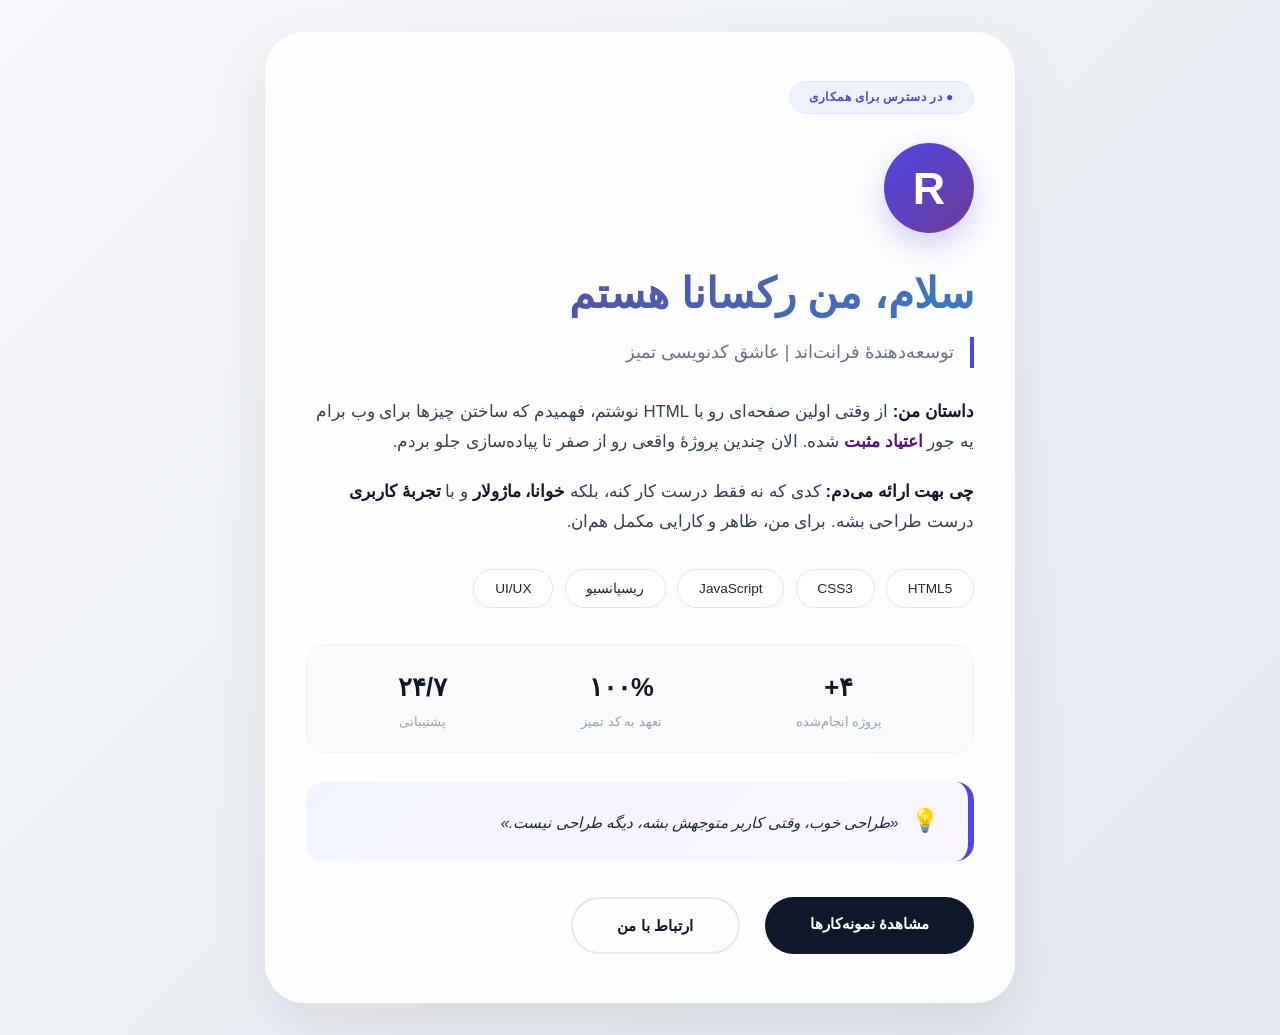
<file: index.html>
<!DOCTYPE html>
<html lang="fa" dir="rtl">
<head>
    <meta charset="UTF-8" />
    <meta name="viewport" content="width=device-width, initial-scale=1.0" />
    <title>About me</title>
    <link href="https://cdn.fontcdn.ir/font/vazir/Vazir.css" rel="stylesheet" />
    <link rel="stylesheet" href="style.css">
</head>
<body>

    <div class="card">

        <!-- نشان وضعیت -->
        <div class="badge">● در دسترس برای همکاری</div>

        <!-- آواتار (حرف اول نام) -->
        <div class="avatar">R</div>

        <!-- عنوان -->
        <h1>سلام، من رکسانا هستم</h1>
        <div class="subhead">توسعه‌دهندهٔ فرانت‌اند | عاشق کدنویسی تمیز</div>

        <!-- متن درباره من -->
        <div class="bio">
            <p>
                <strong>داستان من:</strong> از وقتی اولین صفحه‌ای رو با HTML نوشتم،
                فهمیدم که ساختن چیزها برای وب برام یه جور <span class="highlight">اعتیاد مثبت</span> شده.
                الان چندین پروژهٔ واقعی رو از صفر تا پیاده‌سازی جلو بردم.
            </p>
            <p>
                <strong>چی بهت ارائه می‌دم:</strong> کدی که نه فقط درست کار کنه،
                بلکه <strong>خوانا، ماژولار</strong> و با <strong>تجربهٔ کاربری</strong>
                درست طراحی بشه. برای من، ظاهر و کارایی مکمل هم‌ان.
            </p>
        </div>

        <!-- مهارت‌ها -->
        <div class="skills">
            <span>HTML5</span>
            <span>CSS3</span>
            <span>JavaScript</span>
            <span>ریسپانسیو</span>
            <span>UI/UX</span>
        </div>

        <!-- آمار -->
        <div class="stats">
            <div class="stats-item">
                <div class="number">۴+</div>
                <div class="label">پروژه انجام‌شده</div>
            </div>
            <div class="stats-item">
                <div class="number">۱۰۰%</div>
                <div class="label">تعهد به کد تمیز</div>
            </div>
            <div class="stats-item">
                <div class="number">۲۴/۷</div>
                <div class="label">پشتیبانی</div>
            </div>
        </div>

        <!-- نقل‌قول -->
        <div class="quote">
            <i>💡</i> &nbsp; «طراحی خوب، وقتی کاربر متوجهش بشه، دیگه طراحی نیست.»
        </div>

        <!-- دکمه‌ها -->
        <div class="btn-group">
            <a class="btn">مشاهدهٔ نمونه‌کارها</a>
            <a class="btn btn-outline">ارتباط با من</a>
        </div>
    </div>
    <script src="script.js"></script>
</body>
</html>
</file>
<file: style.css>
* {
    margin: 0;
    box-sizing: border-box;
}
body {
    font-family: 'Vazir', sans-serif;
    background: linear-gradient(135deg, #f5f7fa 0%, #e4e8f0 100%);
    min-height: 100vh;
    display: flex;
    justify-content: center;
    align-items: center;
    padding: 2rem 1rem;
    line-height: 1.8;
    color: #1e293b;
}
/* ===== کارت اصلی ===== */
.card {
    max-width: 750px;
    width: 100%;
    background: rgba(255, 255, 255, 0.85);
    backdrop-filter: blur(10px);
    -webkit-backdrop-filter: blur(10px);
    padding: 3rem 2.5rem;
    border-radius: 40px;
    box-shadow: 0 25px 60px rgba(0, 0, 0, 0.08);
    border: 1px solid rgba(255, 255, 255, 0.3);
    transition: all 0.3s ease;
}
.card:hover {
    box-shadow: 0 35px 80px rgba(0, 0, 0, 0.12);
    transform: translateY(-3px);
}
/* ===== نشان ===== */
.badge {
    display: inline-block;
    background: #eef2ff;
    color: #4f46e5;
    font-size: 0.75rem;
    padding: 0.3rem 1.2rem;
    border-radius: 50px;
    font-weight: 600;
    letter-spacing: 0.5px;
    margin-bottom: 1.8rem;
    border: 1px solid #e0e7ff;
}
.avatar {
    width: 90px;
    height: 90px;
    border-radius: 50%;
    background: linear-gradient(135deg, #4f46e5, #6d3c96);
    display: flex;
    align-items: center;
    justify-content: center;
    font-size: 2.8rem;
    font-weight: 800;
    color: #fff;
    margin-bottom: 1.5rem;
    box-shadow: 0 12px 30px rgba(79, 70, 229, 0.25);
    user-select: none;
}
/* ===== عنوان‌ها ===== */
h1 {
    font-size: 2.6rem;
    font-weight: 800;
    margin-bottom: 0.3rem;
    background: linear-gradient(135deg, #633894, #3b7ac2);
    -webkit-background-clip: text;
    -webkit-text-fill-color: transparent;
    background-clip: text;
}
.subhead {
    font-size: 1.1rem;
    color: #64748b;
    margin-bottom: 1.8rem;
    border-right: 4px solid #4f46e5;
    padding-right: 1rem;
    font-weight: 400;
}
/* ===== متن بیو ===== */
.bio p {
    margin-bottom: 1.2rem;
    font-size: 1.05rem;
    color: #334155;
}
.bio strong {
    color: #0f172a;
}
.bio .highlight {
    color: #55117c;
    font-weight: 600;
}
/* ===== بخش مهارت‌ها ===== */
.skills {
    display: flex;
    flex-wrap: wrap;
    gap: 0.7rem;
    margin: 2rem 0 2.2rem;
}
.skills span {
    background: #ffffff;
    padding: 0.4rem 1.3rem;
    border-radius: 40px;
    font-size: 0.85rem;
    font-weight: 500;
    color: #1e293b;
    border: 1px solid #e2e8f0;
    box-shadow: 0 2px 6px rgba(0, 0, 0, 0.02);
    transition: all 0.2s ease;
}
.skills span:hover {
border-color: #7e46e5;
color: #7e46e5;
    transform: translateY(-2px);
    box-shadow: 0 6px 14px rgba(79, 70, 229, 0.08);
}
/* ===== باکس آمار ===== */
.stats {
    display: flex;
    justify-content: space-around;
    background: #f8fafc;
    padding: 1.2rem 1.5rem;
    border-radius: 20px;
    margin: 1.8rem 0;
    border: 1px solid #eef2f6;
    text-align: center;
}
.stats-item .number {
    font-size: 1.6rem;
    font-weight: 800;
    color: #0f172a;
}
.stats-item .label {
    font-size: 0.8rem;
    color: #94a3b8;
    font-weight: 500;
}
/* ===== نقل‌قول ===== */
.quote {
    background: linear-gradient(135deg, #f1f4ff, #faf5ff);
    padding: 1.2rem 1.8rem;
    border-radius: 18px;
    border-right: 6px solid #4f46e5;
    margin: 1.8rem 0;
    font-style: italic;
    color: #1e293b;
    font-size: 0.95rem;
}
.quote i {
    color: #4f46e5;
    font-style: normal;
    font-size: 1.4rem;
}
/* ===== دکمه ===== */
.btn {
    display: inline-block;
    background: #0f172a;
    color: #fff;
    padding: 0.8rem 2.8rem;
    border-radius: 60px;
    text-decoration: none;
    font-weight: 600;
    font-size: 0.95rem;
    transition: all 0.25s ease;
    border: none;
    cursor: pointer;
    margin-top: 0.5rem;
}
.btn:hover {
    background: #4f46e5;
    transform: translateY(-2px);
    box-shadow: 0 12px 28px -8px rgba(79, 70, 229, 0.45);
}
.btn-outline {
    background: transparent;
    color: #0f172a;
    border: 2px solid #e2e8f0;
    margin-right: 0.8rem;
}
.btn-outline:hover {
    background: #f1f5f9;
    border-color: #4f46e5;
    box-shadow: none;
}
.btn-group {
    display: flex;
    flex-wrap: wrap;
    gap: 0.8rem;
    margin-top: 0.5rem;
}
/* ===== لینک‌های اجتماعی ===== */
.social {
    margin-top: 2.5rem;
    display: flex;
    gap: 1.8rem;
    flex-wrap: wrap;
    border-top: 1px solid #eef2f6;
    padding-top: 2rem;
}
/* ===== ریسپانسیو برای موبایل ===== */
@media (max-width: 550px) {
    .card {
        padding: 2rem 1.2rem;
        border-radius: 28px;
    }
    h1 {
        font-size: 2rem;
    }
    .avatar {
        width: 70px;
        height: 70px;
        font-size: 2.2rem;
    }
    .stats {
        flex-direction: column;
        gap: 0.8rem;
    }
    .btn-group {
        flex-direction: column;
    }
    .btn-outline {
        margin-right: 0;
    }
}
</file>
